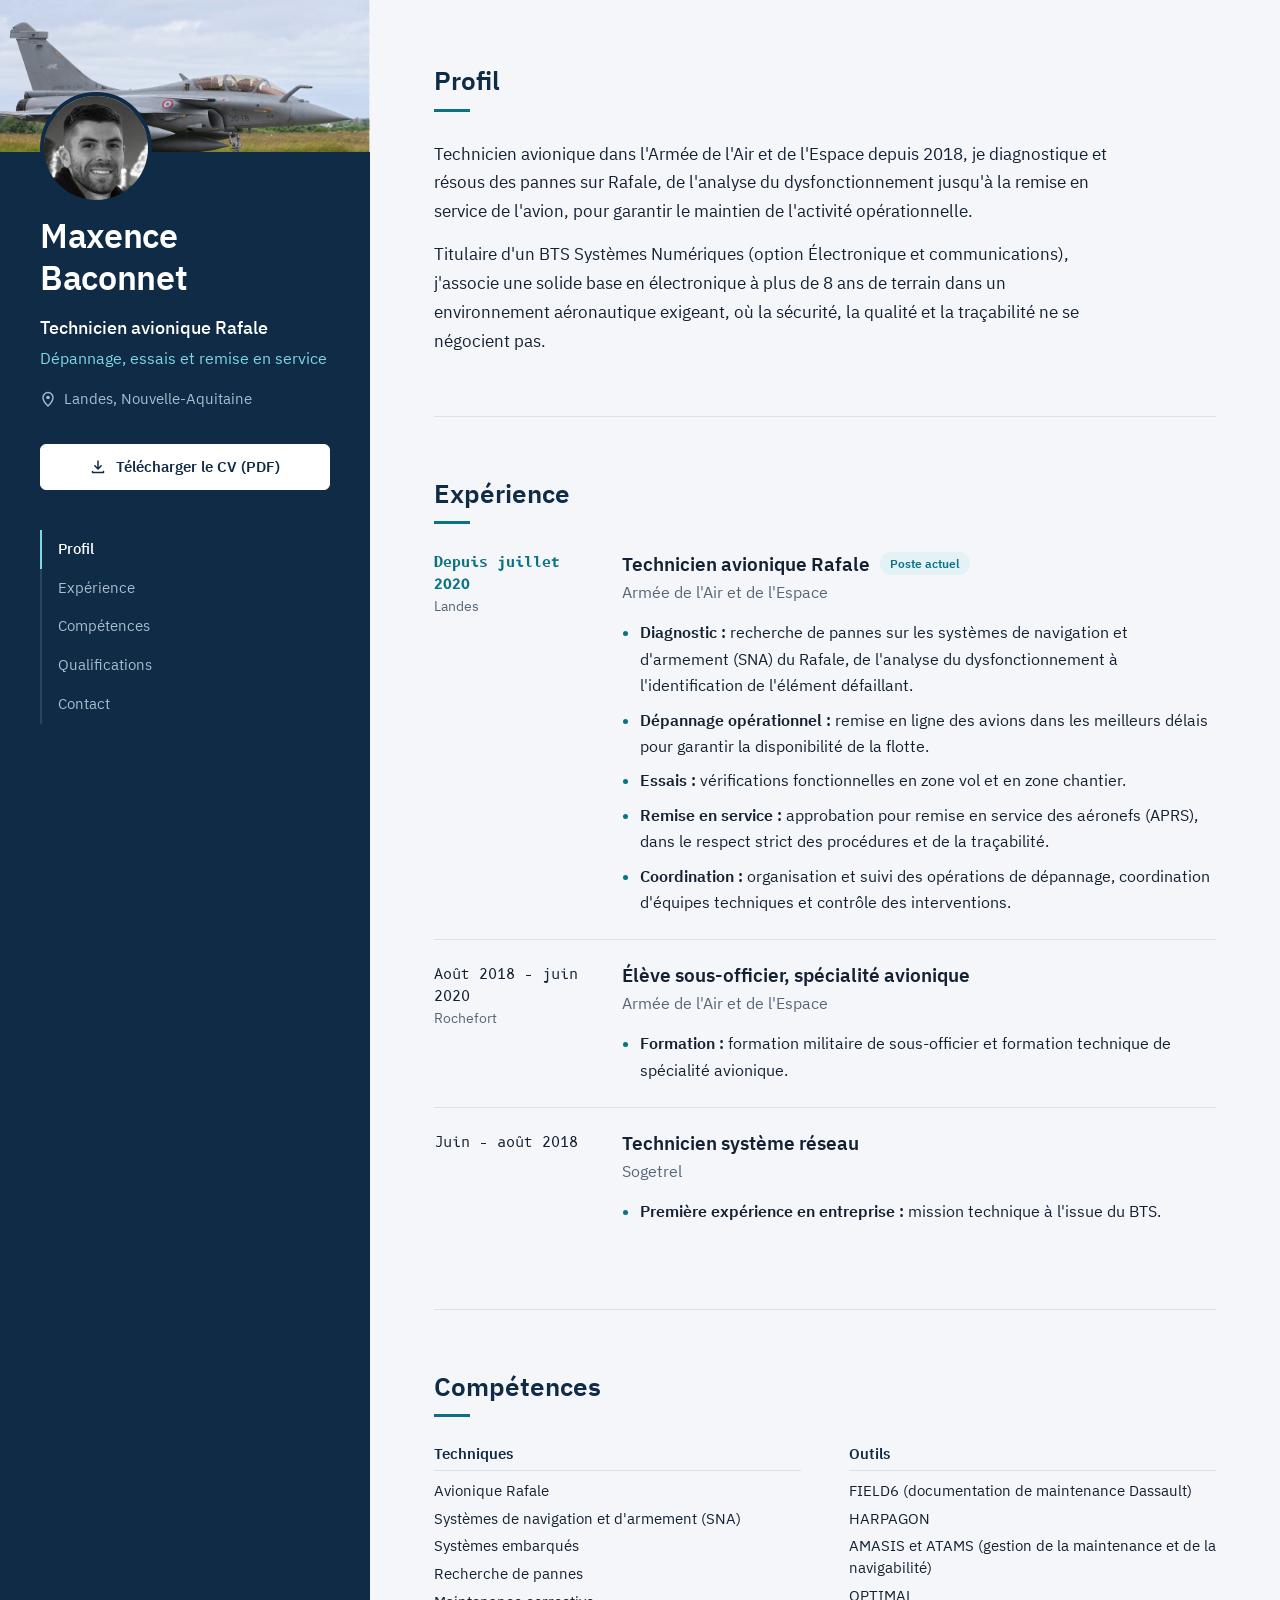
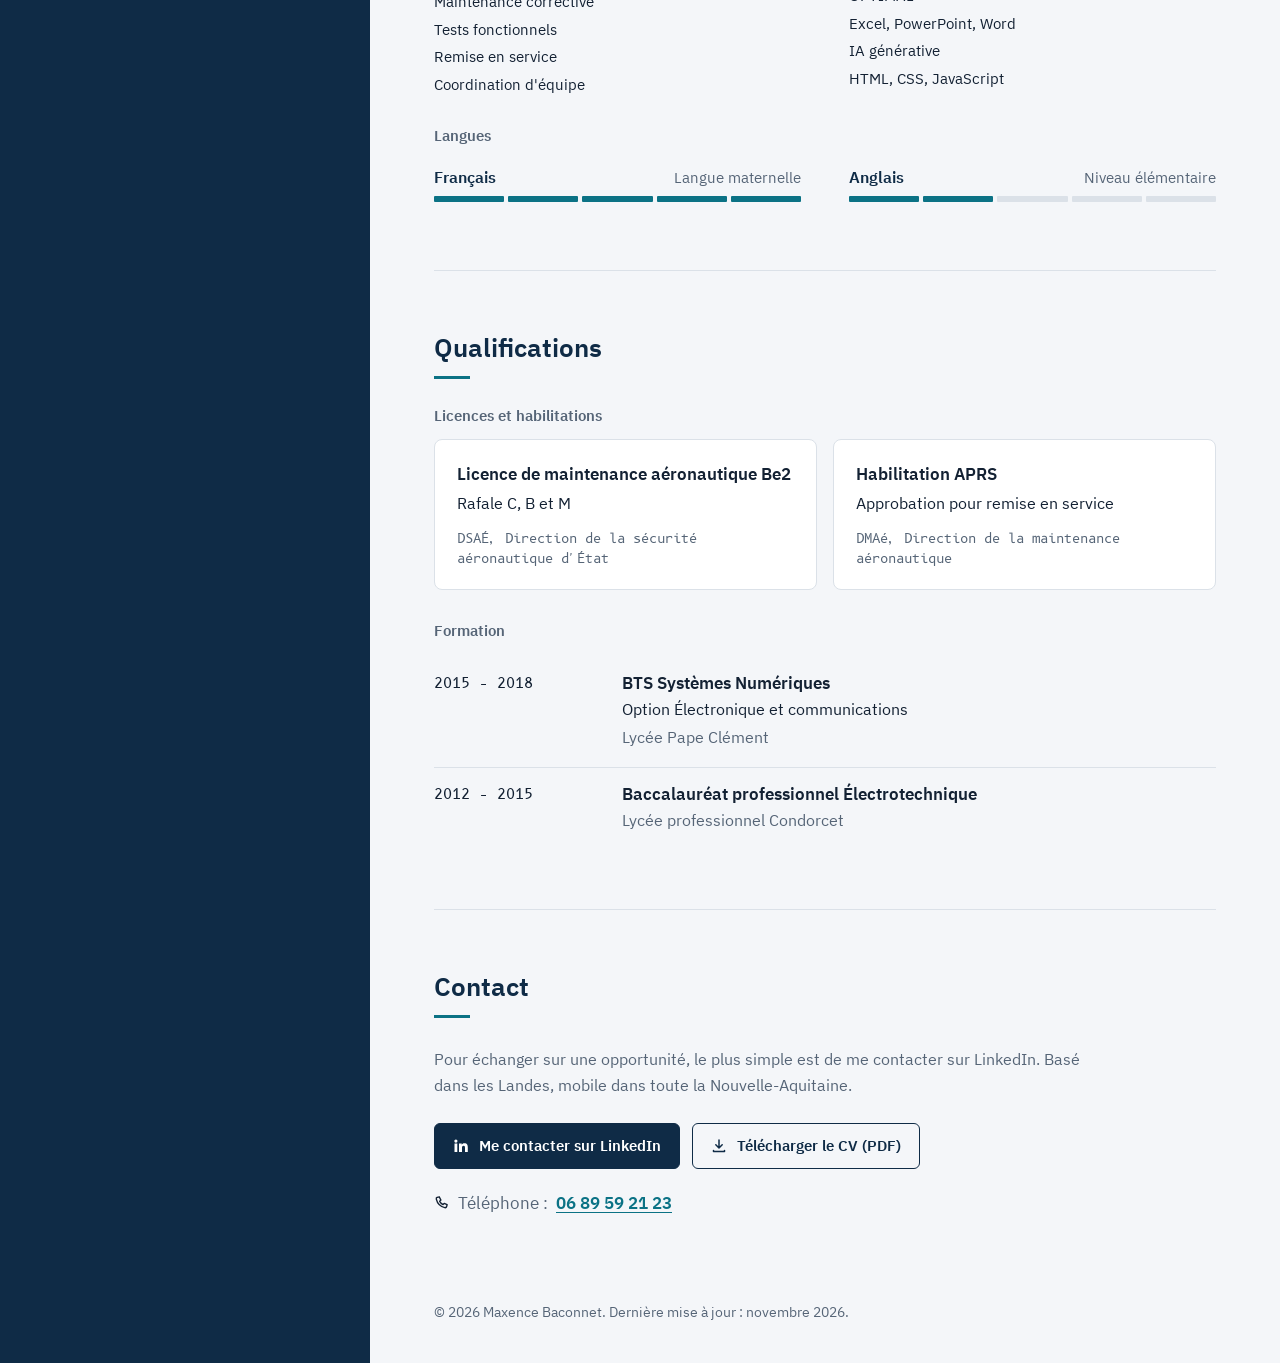
<file: index.html>
<!DOCTYPE html>
<html lang="fr">
<head>
<meta charset="utf-8">
<meta name="viewport" content="width=device-width, initial-scale=1">
<title>Maxence Baconnet, technicien avionique Rafale</title>
<meta name="description" content="Technicien avionique sur Rafale depuis 2018 : diagnostic, dépannage, essais fonctionnels et remise en service. Licence Be2, habilitation APRS, BTS Systèmes Numériques.">
<meta name="author" content="Maxence Baconnet">
<link rel="canonical" href="https://maxbaco33.github.io/">
<meta name="theme-color" content="#0f2b46">
<meta property="og:type" content="profile">
<meta property="og:title" content="Maxence Baconnet, technicien avionique Rafale">
<meta property="og:description" content="Technicien avionique sur Rafale depuis 2018 : diagnostic, dépannage, essais fonctionnels et remise en service. Licence Be2, habilitation APRS, BTS Systèmes Numériques.">
<meta property="og:url" content="https://maxbaco33.github.io/">
<meta property="og:image" content="https://maxbaco33.github.io/assets/img/og-image.png">
<meta property="og:image:width" content="1200">
<meta property="og:image:height" content="630">
<meta property="og:locale" content="fr_FR">
<meta name="twitter:card" content="summary_large_image">
<link rel="icon" href="assets/img/favicon.svg" type="image/svg+xml">
<link rel="apple-touch-icon" href="assets/img/icon-192.png">
<link rel="preload" href="assets/fonts/IBMPlexSans-Regular.woff2" as="font" type="font/woff2" crossorigin>
<link rel="preload" href="assets/fonts/IBMPlexSans-SemiBold.woff2" as="font" type="font/woff2" crossorigin>
<link rel="stylesheet" href="assets/css/site.css">
<script type="application/ld+json">
{
 "@context": "https://schema.org",
 "@type": "Person",
 "name": "Maxence Baconnet",
 "jobTitle": "Technicien avionique Rafale",
 "description": "Technicien avionique sur Rafale depuis 2018 : diagnostic, dépannage, essais fonctionnels et remise en service. Licence Be2, habilitation APRS, BTS Systèmes Numériques.",
 "url": "https://maxbaco33.github.io/",
 "sameAs": [
  "https://www.linkedin.com/in/maxence-baconnet-1a10a3246"
 ],
 "image": "https://maxbaco33.github.io/assets/img/portrait.jpg",
 "address": {
  "@type": "PostalAddress",
  "addressRegion": "Nouvelle-Aquitaine",
  "addressCountry": "FR"
 },
 "alumniOf": [
  {
   "@type": "EducationalOrganization",
   "name": "Lycée Pape Clément"
  },
  {
   "@type": "EducationalOrganization",
   "name": "Lycée professionnel Condorcet"
  }
 ],
 "hasCredential": [
  {
   "@type": "EducationalOccupationalCredential",
   "name": "Licence de maintenance aéronautique Be2"
  },
  {
   "@type": "EducationalOccupationalCredential",
   "name": "Habilitation APRS"
  }
 ],
 "knowsAbout": [
  "Avionique Rafale",
  "Systèmes de navigation et d'armement (SNA)",
  "Systèmes embarqués",
  "Recherche de pannes",
  "Maintenance corrective",
  "Tests fonctionnels",
  "Remise en service",
  "Coordination d'équipe",
  "FIELD6 (documentation de maintenance Dassault)",
  "HARPAGON",
  "AMASIS et ATAMS (gestion de la maintenance et de la navigabilité)",
  "OPTIMAL",
  "Excel, PowerPoint, Word",
  "IA générative",
  "HTML, CSS, JavaScript"
 ],
 "knowsLanguage": [
  "fr",
  "en"
 ]
}
</script>
</head>
<body>
<a class="skip" href="#contenu">Aller au contenu</a>
<div class="shell">
  <header class="side">
    <div class="side-inner">
      <div class="cover">
        <img class="cover-img" src="assets/img/banniere-rafale.jpg" alt="Rafale biplace de l&#x27;Armée de l&#x27;Air et de l&#x27;Espace" width="964" height="396">
        <img class="avatar" src="assets/img/portrait.jpg" alt="Photo de Maxence Baconnet" width="480" height="480">
      </div>
      <div class="identity">
        <h1>Maxence Baconnet</h1>
        <p class="role">Technicien avionique Rafale</p>
        <p class="tagline">Dépannage, essais et remise en service</p>
        <p class="place"><svg class="ico" viewBox="0 0 16 16" aria-hidden="true"><path d="M8 15s5-4.6 5-8.5A5 5 0 0 0 3 6.5C3 10.4 8 15 8 15Z" fill="none" stroke="currentColor" stroke-width="1.4"/><circle cx="8" cy="6.5" r="1.8" fill="currentColor"/></svg>Landes, Nouvelle-Aquitaine</p>
        <p class="print-only print-links"><span class="print-tel">06 89 59 21 23</span><br>linkedin.com/in/maxence-baconnet-1a10a3246<br>maxbaco33.github.io</p>
      </div>
      <div class="actions actions-side"><a class="btn btn-primary" href="assets/cv/maxence-baconnet-cv.pdf" download><svg class="ico" viewBox="0 0 16 16" aria-hidden="true"><path d="M8 2v8m0 0 3.2-3.2M8 10 4.8 6.8M2.5 12.5v1h11v-1" fill="none" stroke="currentColor" stroke-width="1.5" stroke-linecap="round" stroke-linejoin="round"/></svg>Télécharger le CV (PDF)</a></div>
      <nav class="toc" aria-label="Sections"><a href="#profil">Profil</a><a href="#experience">Expérience</a><a href="#competences">Compétences</a><a href="#qualifications">Qualifications</a><a href="#contact">Contact</a></nav>
    </div>
  </header>
  <main id="contenu" class="content">
<section id="profil" class="section" aria-labelledby="t-profil">
  <h2 id="t-profil">Profil</h2>
  <div class="prose"><p>Technicien avionique dans l&#x27;Armée de l&#x27;Air et de l&#x27;Espace depuis 2018, je diagnostique et résous des pannes sur Rafale, de l&#x27;analyse du dysfonctionnement jusqu&#x27;à la remise en service de l&#x27;avion, pour garantir le maintien de l&#x27;activité opérationnelle.</p><p>Titulaire d&#x27;un BTS Systèmes Numériques (option Électronique et communications), j&#x27;associe une solide base en électronique à plus de 8 ans de terrain dans un environnement aéronautique exigeant, où la sécurité, la qualité et la traçabilité ne se négocient pas.</p></div>
</section>
<section id="experience" class="section" aria-labelledby="t-experience">
  <h2 id="t-experience">Expérience</h2>
  <div class="timeline">
  <article class="entry is-current">
    <div class="entry-meta"><p class="meta-dates">Depuis juillet 2020</p><p class="meta-place">Landes</p></div>
    <div class="entry-body">
      <h3>Technicien avionique Rafale<span class="badge badge-current">Poste actuel</span></h3>
      <p class="entry-org">Armée de l&#x27;Air et de l&#x27;Espace</p>
      <ul class="missions"><li><strong>Diagnostic :</strong> recherche de pannes sur les systèmes de navigation et d&#x27;armement (SNA) du Rafale, de l&#x27;analyse du dysfonctionnement à l&#x27;identification de l&#x27;élément défaillant.</li><li><strong>Dépannage opérationnel :</strong> remise en ligne des avions dans les meilleurs délais pour garantir la disponibilité de la flotte.</li><li><strong>Essais :</strong> vérifications fonctionnelles en zone vol et en zone chantier.</li><li><strong>Remise en service :</strong> approbation pour remise en service des aéronefs (APRS), dans le respect strict des procédures et de la traçabilité.</li><li><strong>Coordination :</strong> organisation et suivi des opérations de dépannage, coordination d&#x27;équipes techniques et contrôle des interventions.</li></ul>
    </div>
  </article>
  <article class="entry">
    <div class="entry-meta"><p class="meta-dates">Août 2018 – juin 2020</p><p class="meta-place">Rochefort</p></div>
    <div class="entry-body">
      <h3>Élève sous-officier, spécialité avionique</h3>
      <p class="entry-org">Armée de l&#x27;Air et de l&#x27;Espace</p>
      <ul class="missions"><li><strong>Formation :</strong> formation militaire de sous-officier et formation technique de spécialité avionique.</li></ul>
    </div>
  </article>
  <article class="entry">
    <div class="entry-meta"><p class="meta-dates">Juin – août 2018</p></div>
    <div class="entry-body">
      <h3>Technicien système réseau</h3>
      <p class="entry-org">Sogetrel</p>
      <ul class="missions"><li><strong>Première expérience en entreprise :</strong> mission technique à l&#x27;issue du BTS.</li></ul>
    </div>
  </article>
  </div>
</section>
<section id="competences" class="section" aria-labelledby="t-competences">
  <h2 id="t-competences">Compétences</h2>
  <div class="skills"><div class="skill-group is-wide"><h3>Techniques</h3><ul><li>Avionique Rafale</li><li>Systèmes de navigation et d&#x27;armement (SNA)</li><li>Systèmes embarqués</li><li>Recherche de pannes</li><li>Maintenance corrective</li><li>Tests fonctionnels</li><li>Remise en service</li><li>Coordination d&#x27;équipe</li></ul></div><div class="skill-group is-wide"><h3>Outils</h3><ul><li>FIELD6 (documentation de maintenance Dassault)</li><li>HARPAGON</li><li>AMASIS et ATAMS (gestion de la maintenance et de la navigabilité)</li><li>OPTIMAL</li><li>Excel, PowerPoint, Word</li><li>IA générative</li><li>HTML, CSS, JavaScript</li></ul></div></div>
  <h3 class="subhead">Langues</h3>
  <ul class="langs">
    <li class="lang">
      <p class="lang-name">Français</p>
      <p class="lang-level">Langue maternelle</p>
      <span class="gauge" role="img" aria-label="Niveau 5 sur 5"><i class="on"></i><i class="on"></i><i class="on"></i><i class="on"></i><i class="on"></i></span>
    </li>
    <li class="lang">
      <p class="lang-name">Anglais</p>
      <p class="lang-level">Niveau élémentaire</p>
      <span class="gauge" role="img" aria-label="Niveau 2 sur 5"><i class="on"></i><i class="on"></i><i></i><i></i><i></i></span>
    </li>
  </ul>
</section>
<section id="qualifications" class="section" aria-labelledby="t-qualifications">
  <h2 id="t-qualifications">Qualifications</h2>
  <h3 class="subhead">Licences et habilitations</h3>
  <ul class="certs">
    <li class="cert">
      <p class="cert-title">Licence de maintenance aéronautique Be2</p>
      <p class="cert-detail">Rafale C, B et M</p>
      <p class="cert-org">DSAÉ, Direction de la sécurité aéronautique d&#x27;État</p>
    </li>
    <li class="cert">
      <p class="cert-title">Habilitation APRS</p>
      <p class="cert-detail">Approbation pour remise en service</p>
      <p class="cert-org">DMAé, Direction de la maintenance aéronautique</p>
    </li>
  </ul>
  <h3 class="subhead">Formation</h3>
  <div class="timeline compact">
  <article class="entry">
    <div class="entry-meta"><p class="meta-dates">2015 – 2018</p></div>
    <div class="entry-body">
      <h3>BTS Systèmes Numériques</h3>
      <p class="entry-sub">Option Électronique et communications</p>
      <p class="entry-org">Lycée Pape Clément</p>
    </div>
  </article>
  <article class="entry">
    <div class="entry-meta"><p class="meta-dates">2012 – 2015</p></div>
    <div class="entry-body">
      <h3>Baccalauréat professionnel Électrotechnique</h3>
      
      <p class="entry-org">Lycée professionnel Condorcet</p>
    </div>
  </article>
  </div>
</section>
<section id="contact" class="section" aria-labelledby="t-contact">
  <h2 id="t-contact">Contact</h2>
  <p class="lede">Pour échanger sur une opportunité, le plus simple est de me contacter sur LinkedIn. Basé dans les Landes, mobile dans toute la Nouvelle-Aquitaine.</p>
  <div class="actions actions-row"><a class="btn btn-primary" href="https://www.linkedin.com/in/maxence-baconnet-1a10a3246" rel="noopener"><svg class="ico" viewBox="0 0 16 16" aria-hidden="true"><path fill="currentColor" d="M1.5 5.5h2.8V14H1.5zM2.9 1.5a1.6 1.6 0 1 1 0 3.2 1.6 1.6 0 0 1 0-3.2ZM6 5.5h2.7v1.2c.4-.7 1.3-1.4 2.7-1.4 2.9 0 3.4 1.9 3.4 4.3V14h-2.8v-4c0-1 0-2.2-1.4-2.2s-1.6 1-1.6 2.1V14H6z"/></svg>Me contacter sur LinkedIn</a><a class="btn" href="assets/cv/maxence-baconnet-cv.pdf" download><svg class="ico" viewBox="0 0 16 16" aria-hidden="true"><path d="M8 2v8m0 0 3.2-3.2M8 10 4.8 6.8M2.5 12.5v1h11v-1" fill="none" stroke="currentColor" stroke-width="1.5" stroke-linecap="round" stroke-linejoin="round"/></svg>Télécharger le CV (PDF)</a></div>
  <p class="contact-tel"><svg class="ico" viewBox="0 0 16 16" aria-hidden="true"><path d="M5.2 1.8 3.4 2.3c-.8.2-1.3 1-1.1 1.8 1 4.2 4.3 7.5 8.5 8.5.8.2 1.6-.3 1.8-1.1l.5-1.8-2.9-1.3-1.2 1.2a8 8 0 0 1-3.3-3.3l1.2-1.2z" fill="none" stroke="currentColor" stroke-width="1.4" stroke-linejoin="round"/></svg><span>Téléphone :</span> <a href="tel:+33689592123">06 89 59 21 23</a></p>
</section>
    <footer class="foot">
      <p>© 2026 Maxence Baconnet. Dernière mise à jour : novembre 2026.</p>
    </footer>
  </main>
</div>
<script src="assets/js/site.js" defer></script>
</body>
</html>
</file>
<file: assets/css/site.css>
/* Mise en page : panneau d'identité bleu marine fixe à gauche, contenu à droite lu comme une fiche technique. */
:root {
  --bg: #f4f6f9;
  --surface: #ffffff;
  --ink: #132133;
  --muted: #566577;
  --line: #dbe1e8;
  --navy: #0f2b46;
  --accent: #0b7285;
  --accent-soft: #e2f2f5;
  --soon: #8a5300;
  --soon-soft: #fcf0da;
  --side-bg: #0f2b46;
  --side-ink: #ffffff;
  --side-muted: #a8bccf;
  --side-accent: #7fd6e6;
  --font: "IBM Plex Sans", "Segoe UI", system-ui, -apple-system, sans-serif;
  --mono: "B612 Mono", ui-monospace, "SFMono-Regular", Menlo, Consolas, monospace;
  color-scheme: light;
}
@media (prefers-color-scheme: dark) {
  :root:not([data-theme="light"]) {
    --bg: #0b131c;
    --surface: #111c28;
    --ink: #e5ecf3;
    --muted: #97a6b6;
    --line: #223244;
    --navy: #d6e6f5;
    --accent: #56c6dc;
    --accent-soft: #0f2f39;
    --soon: #f2b042;
    --soon-soft: #33270f;
    --side-bg: #0d1a27;
    --side-muted: #94a9be;
    color-scheme: dark;
  }
}
:root[data-theme="dark"] {
  --bg: #0b131c;
  --surface: #111c28;
  --ink: #e5ecf3;
  --muted: #97a6b6;
  --line: #223244;
  --navy: #d6e6f5;
  --accent: #56c6dc;
  --accent-soft: #0f2f39;
  --soon: #f2b042;
  --soon-soft: #33270f;
  --side-bg: #0d1a27;
  --side-muted: #94a9be;
  color-scheme: dark;
}

@font-face { font-family: "IBM Plex Sans"; src: url("../fonts/IBMPlexSans-Regular.woff2") format("woff2"); font-weight: 400; font-display: swap; }
@font-face { font-family: "IBM Plex Sans"; src: url("../fonts/IBMPlexSans-Medium.woff2") format("woff2"); font-weight: 500; font-display: swap; }
@font-face { font-family: "IBM Plex Sans"; src: url("../fonts/IBMPlexSans-SemiBold.woff2") format("woff2"); font-weight: 600; font-display: swap; }
@font-face { font-family: "B612 Mono"; src: url("../fonts/B612Mono-Regular.woff2") format("woff2"); font-weight: 400; font-display: swap; }
@font-face { font-family: "B612 Mono"; src: url("../fonts/B612Mono-Bold.woff2") format("woff2"); font-weight: 700; font-display: swap; }

*, *::before, *::after { box-sizing: border-box; }
html { -webkit-text-size-adjust: 100%; }
@media (prefers-reduced-motion: no-preference) { html { scroll-behavior: smooth; } }
body {
  margin: 0;
  background: var(--bg);
  color: var(--ink);
  font-family: var(--font);
  font-size: 16px;
  line-height: 1.65;
  -webkit-font-smoothing: antialiased;
}
h1, h2, h3 { margin: 0; line-height: 1.25; text-wrap: balance; }
p { margin: 0; }
a { color: var(--accent); text-underline-offset: 3px; }
:focus-visible { outline: 2px solid var(--accent); outline-offset: 3px; border-radius: 3px; }
.skip { position: absolute; left: -999px; top: 12px; z-index: 50; background: var(--surface); color: var(--ink); padding: 8px 14px; border-radius: 6px; }
.skip:focus { left: 12px; }
.print-only { display: none; }
.ico { width: 16px; height: 16px; flex: none; }

/* ------------------------------------------------------------ panneau d'identité */
.shell { display: grid; grid-template-columns: minmax(300px, 370px) minmax(0, 1fr); min-height: 100vh; }
.side { background: var(--side-bg); color: var(--side-ink); }
.side-inner {
  position: sticky;
  top: 0;
  min-height: 100vh;
  display: flex;
  flex-direction: column;
  gap: 32px;
  padding: 64px 40px 40px;
}
.cover { position: relative; margin: -64px -40px 30px; }
.cover-img { display: block; width: 100%; height: auto; aspect-ratio: 964 / 396; object-fit: cover; }
.avatar {
  position: absolute;
  left: 40px;
  bottom: -52px;
  width: 112px;
  height: 112px;
  border-radius: 50%;
  border: 4px solid var(--side-bg);
  object-fit: cover;
  background: var(--side-bg);
}
.identity h1 { font-size: 34px; font-weight: 600; letter-spacing: -0.01em; }
.role { font-size: 18px; font-weight: 500; margin-top: 14px; }
.tagline { color: var(--side-accent); margin-top: 2px; }
.place { display: flex; align-items: center; gap: 8px; color: var(--side-muted); font-size: 15px; margin-top: 16px; }

.actions { display: flex; gap: 12px; }
.actions-side { flex-direction: column; }
.btn {
  display: inline-flex;
  align-items: center;
  justify-content: center;
  gap: 10px;
  min-height: 46px;
  padding: 0 18px;
  border: 1.5px solid var(--navy);
  border-radius: 6px;
  background: transparent;
  color: var(--navy);
  font: 600 15px/1.2 var(--font);
  text-decoration: none;
  cursor: pointer;
}
.btn-primary { background: var(--navy); color: var(--surface); }
.btn:hover { filter: brightness(1.12); }
.btn-primary:hover { filter: brightness(1.25); }
.side .btn { border-color: rgba(255, 255, 255, 0.35); color: var(--side-ink); }
.side .btn-primary { background: #ffffff; border-color: #ffffff; color: #0f2b46; }
.side .btn:hover { border-color: #ffffff; filter: none; background: rgba(255, 255, 255, 0.08); }
.side .btn-primary:hover { background: #e4eef6; }

.toc { display: flex; flex-direction: column; margin-top: 8px; }
.toc a {
  color: var(--side-muted);
  text-decoration: none;
  padding: 7px 0 7px 16px;
  border-left: 2px solid rgba(255, 255, 255, 0.12);
  font-size: 15px;
}
.toc a:hover { color: var(--side-ink); }
.toc a[aria-current="true"] { color: var(--side-ink); border-left-color: var(--side-accent); font-weight: 500; }

/* ------------------------------------------------------------ contenu */
.content { padding: 64px clamp(24px, 5vw, 80px) 40px; max-width: 960px; }
.section { padding-bottom: 60px; margin-bottom: 60px; border-bottom: 1px solid var(--line); scroll-margin-top: 24px; }
.section:last-of-type { border-bottom: 0; margin-bottom: 24px; }
.section > h2 { font-size: 26px; font-weight: 600; color: var(--navy); margin-bottom: 28px; }
.section > h2::after { content: ""; display: block; width: 36px; margin-top: 12px; border-top: 3px solid var(--accent); }
.lede { color: var(--muted); max-width: 66ch; margin-bottom: 24px; }
.subhead { font-size: 15px; font-weight: 600; color: var(--muted); margin: 8px 0 14px; }
.subhead + .timeline, .certs + .subhead { margin-top: 32px; }

.prose { display: grid; gap: 14px; max-width: 68ch; font-size: 17px; line-height: 1.7; }

.datasheet { margin: 32px 0 0; background: var(--surface); border: 1px solid var(--line); border-radius: 8px; }
.datasheet div { display: grid; grid-template-columns: 9.5rem minmax(0, 1fr); gap: 16px; padding: 12px 20px; }
.datasheet div + div { border-top: 1px solid var(--line); }
.datasheet dt { font: 400 13px/1.9 var(--mono); color: var(--muted); }
.datasheet dd { margin: 0; font-weight: 500; }

.objectif { margin-top: 24px; padding: 16px 20px; background: var(--accent-soft); border-left: 3px solid var(--accent); }
.objectif-titre { font-weight: 600; color: var(--accent); margin-bottom: 4px; }

/* ------------------------------------------------------------ parcours */
.entry { display: grid; grid-template-columns: 10rem minmax(0, 1fr); gap: 28px; padding: 24px 0; }
.entry + .entry { border-top: 1px solid var(--line); }
.timeline .entry:first-child { padding-top: 0; }
.meta-dates { font: 400 13.5px/1.6 var(--mono); }
.meta-place { color: var(--muted); font-size: 14px; }
.is-current .meta-dates { color: var(--accent); font-weight: 700; }
.entry-body h3 { font-size: 19px; font-weight: 600; }
.entry-sub { margin-top: 2px; }
.entry-org { color: var(--muted); margin-top: 2px; }
.missions { margin: 14px 0 0; padding-left: 1.1em; display: grid; gap: 8px; }
.missions li::marker { color: var(--accent); }
.missions strong { font-weight: 600; }
.compact .entry { padding: 16px 0; }
.compact .entry-body h3 { font-size: 17px; }

.badge {
  display: inline-block;
  vertical-align: 3px;
  margin-left: 10px;
  padding: 2px 10px;
  border-radius: 999px;
  font: 600 12px/1.6 var(--font);
  white-space: nowrap;
}
.badge-current { background: var(--accent-soft); color: var(--accent); }
.badge-soon { background: var(--soon-soft); color: var(--soon); margin-left: 0; }

/* ------------------------------------------------------------ compétences et qualifications */
.skills { display: grid; grid-template-columns: repeat(2, minmax(0, 1fr)); gap: 24px 48px; }
.skill-group h3 { font-size: 15px; font-weight: 600; color: var(--navy); margin-bottom: 6px; padding-bottom: 6px; border-bottom: 1px solid var(--line); }
.skill-group ul { list-style: none; margin: 0; padding: 0; }
.skill-group li { padding: 3px 0; font-size: 15px; line-height: 1.45; }

.skills + .subhead { margin-top: 28px; }
.langs { list-style: none; margin: 0; padding: 0; display: grid; grid-template-columns: repeat(2, minmax(0, 1fr)); gap: 12px 48px; }
.lang { display: grid; grid-template-columns: minmax(0, 1fr) auto; align-items: baseline; gap: 6px 12px; padding: 4px 0 8px; }
.lang-name { font-size: 16px; font-weight: 600; color: var(--navy); }
.lang-level { font-size: 14.5px; color: var(--muted); text-align: right; }
.gauge { grid-column: 1 / -1; display: grid; grid-template-columns: repeat(5, minmax(0, 1fr)); gap: 4px; }
.gauge i { display: block; height: 6px; border-radius: 1px; background: var(--line); }
.gauge i.on { background: var(--accent); }

.certs { list-style: none; margin: 0; padding: 0; display: grid; grid-template-columns: repeat(2, minmax(0, 1fr)); gap: 16px; }
.cert { background: var(--surface); border: 1px solid var(--line); border-radius: 8px; padding: 20px 22px; }
.cert-title { font-size: 17px; font-weight: 600; }
.cert-detail { margin-top: 2px; }
.cert-org { font: 400 12.5px/1.6 var(--mono); color: var(--muted); margin-top: 12px; }

/* ------------------------------------------------------------ projets */
.projects { display: grid; grid-template-columns: repeat(2, minmax(0, 1fr)); gap: 18px; }
.projects.single { grid-template-columns: minmax(0, 1fr); max-width: 720px; }
.project { display: flex; flex-direction: column; gap: 12px; background: var(--surface); border: 1px solid var(--line); border-radius: 8px; padding: 22px 24px; }
.project-head { display: flex; justify-content: space-between; align-items: flex-start; gap: 12px; }
.project h3 { font-size: 17.5px; font-weight: 600; }
.project p { font-size: 15.5px; color: var(--muted); }
.tags { list-style: none; margin: auto 0 0; padding: 0; display: flex; flex-wrap: wrap; gap: 6px; }
.tags li { font-size: 13px; padding: 2px 10px; border: 1px solid var(--line); border-radius: 999px; color: var(--ink); background: var(--bg); }

.actions-row { flex-wrap: wrap; }
.contact-tel { display: flex; align-items: center; gap: 8px; margin-top: 20px; font-size: 17px; }
.contact-tel span { color: var(--muted); }
.contact-tel a { font-weight: 600; font-variant-numeric: tabular-nums; }
.foot { color: var(--muted); font-size: 13.5px; }

/* ------------------------------------------------------------ page 404 */
.solo { display: grid; place-items: center; min-height: 100vh; padding: 20px; }
.solo-box { max-width: 520px; display: grid; gap: 14px; }
.solo-box h1 { font-size: 32px; color: var(--navy); }
.eyebrow { font: 400 13px var(--mono); color: var(--accent); }

/* ------------------------------------------------------------ tablette et mobile */
@media (max-width: 980px) {
  .shell { grid-template-columns: minmax(0, 1fr); }
  .side-inner { position: static; min-height: 0; padding: 44px 24px 32px; gap: 24px; }
  .cover { margin: -44px -24px 34px; }
  .avatar { left: 24px; }
  .cover-img { max-height: 260px; }
  .actions-side { flex-direction: row; flex-wrap: wrap; }
  .toc { display: none; }
  .content { padding: 44px 24px 32px; max-width: none; }
}
@media (max-width: 720px) {
  .certs, .projects { grid-template-columns: minmax(0, 1fr); }
  .skills, .langs { gap: 20px; }
  .skill-group li { font-size: 14px; }
  .lang { grid-template-columns: minmax(0, 1fr); gap: 2px; }
  .lang-level { text-align: left; font-size: 13.5px; margin-bottom: 4px; }
  .entry { grid-template-columns: minmax(0, 1fr); gap: 6px; }
  .datasheet div { grid-template-columns: minmax(0, 1fr); gap: 0; }
  .actions-side .btn { flex: 1 1 100%; }
  .identity h1 { font-size: 30px; }
  .section { padding-bottom: 48px; margin-bottom: 48px; }
}

/* ------------------------------------------------------------ impression : CV papier sur deux pages */
@media print {
  @page { size: A4; margin: 12mm 14mm 12mm; }
  :root { --ink: #111a24; --muted: #4a5664; --line: #d5dbe2; --navy: #0f2b46; --accent: #0b6575; --accent-soft: #eef6f8; }
  html, body { background: #fff; color: var(--ink); color-scheme: light; }
  body { font-size: 9.6pt; line-height: 1.45; }
  .skip, .actions, .toc, #projets, #contact { display: none !important; }
  .print-only { display: block; }
  .shell { display: block; min-height: 0; }
  .side { background: none; color: var(--ink); }
  .side-inner { position: static; min-height: 0; padding: 0 0 8pt; gap: 0; border-bottom: 1.5pt solid var(--navy); margin-bottom: 12pt; }
  .cover { margin: 0 0 4pt; }
  .cover-img { height: 30mm; aspect-ratio: auto; object-position: 50% 58%; }
  .avatar { left: 4mm; bottom: -13mm; width: 27mm; height: 27mm; border: 2pt solid #fff; }
  .identity { display: block; position: relative; padding: 1mm 78mm 0 34mm; min-height: 16mm; }
  .identity h1 { font-size: 22pt; color: var(--navy); }
  .role { font-size: 12pt; margin-top: 2pt; }
  .tagline { color: var(--accent); }
  .place { color: var(--muted); font-size: 9pt; margin-top: 4pt; }
  .print-links { position: absolute; right: 0; bottom: 0; text-align: right; font: 8pt/1.7 var(--mono); color: var(--muted); }
  .print-tel { font: 700 10pt/1.6 var(--mono); color: var(--ink); }
  .content { padding: 0; max-width: none; }
  .section { padding: 0; margin: 0 0 28pt; border: 0; }
  .section > h2 { font-size: 11.5pt; margin-bottom: 9pt; padding-bottom: 3pt; border-bottom: 0.75pt solid var(--line); text-transform: uppercase; letter-spacing: 0.06em; }
  .section > h2::after { display: none; }
  .section > h2 { break-after: avoid; }
  #competences { break-before: page; }
  .prose { font-size: 9.6pt; line-height: 1.5; gap: 4pt; max-width: none; }
  .datasheet { margin-top: 8pt; border-radius: 0; }
  .datasheet div { padding: 3pt 8pt; grid-template-columns: 7.5rem 1fr; }
  .datasheet dt { font-size: 8.5pt; line-height: 1.6; }
  .objectif { margin-top: 8pt; padding: 6pt 10pt; }
  .entry { grid-template-columns: 7.5rem minmax(0, 1fr); gap: 10pt; padding: 6pt 0; break-inside: avoid; }
  .entry-body h3 { font-size: 10.5pt; }
  .meta-dates { font-size: 8.5pt; }
  .missions { margin-top: 4pt; gap: 2pt; }
  .badge { font-size: 7.5pt; padding: 0 6pt; }
  .skills { grid-template-columns: repeat(4, minmax(0, 1fr)); gap: 8pt 14pt; }
  .skill-group h3 { font-size: 9.6pt; margin-bottom: 2pt; padding-bottom: 2pt; }
  .skill-group li { padding: 2pt 0; font-size: 9pt; }
  .skill-group.is-wide { grid-column: span 2; }
  .skill-group.is-wide ul { columns: 2; column-gap: 14pt; }
  .skill-group.is-wide li { break-inside: avoid; }
  .skills + .subhead { margin-top: 8pt; }
  .langs { grid-template-columns: repeat(4, minmax(0, 1fr)); gap: 4pt 14pt; }
  .lang { gap: 2pt 6pt; padding: 1pt 0 4pt; }
  .lang-name { font-size: 9.6pt; }
  .lang-level { font-size: 8.5pt; }
  .gauge { gap: 2pt; }
  .gauge i { height: 3pt; -webkit-print-color-adjust: exact; print-color-adjust: exact; }
  .certs { gap: 8pt; }
  .cert { padding: 6pt 9pt; border-radius: 0; }
  .cert-title { font-size: 10pt; }
  .cert-org { margin-top: 3pt; font-size: 8pt; }
  .subhead { margin: 4pt 0 4pt; font-size: 9.6pt; }
  .subhead + .timeline, .certs + .subhead { margin-top: 8pt; }
  .compact .entry { padding: 4pt 0; }
  .compact .entry-body h3 { font-size: 10pt; }
  .foot { font-size: 8.5pt; border-top: 0.75pt solid var(--line); padding-top: 4pt; }
  a { color: inherit; text-decoration: none; }
}
</file>
